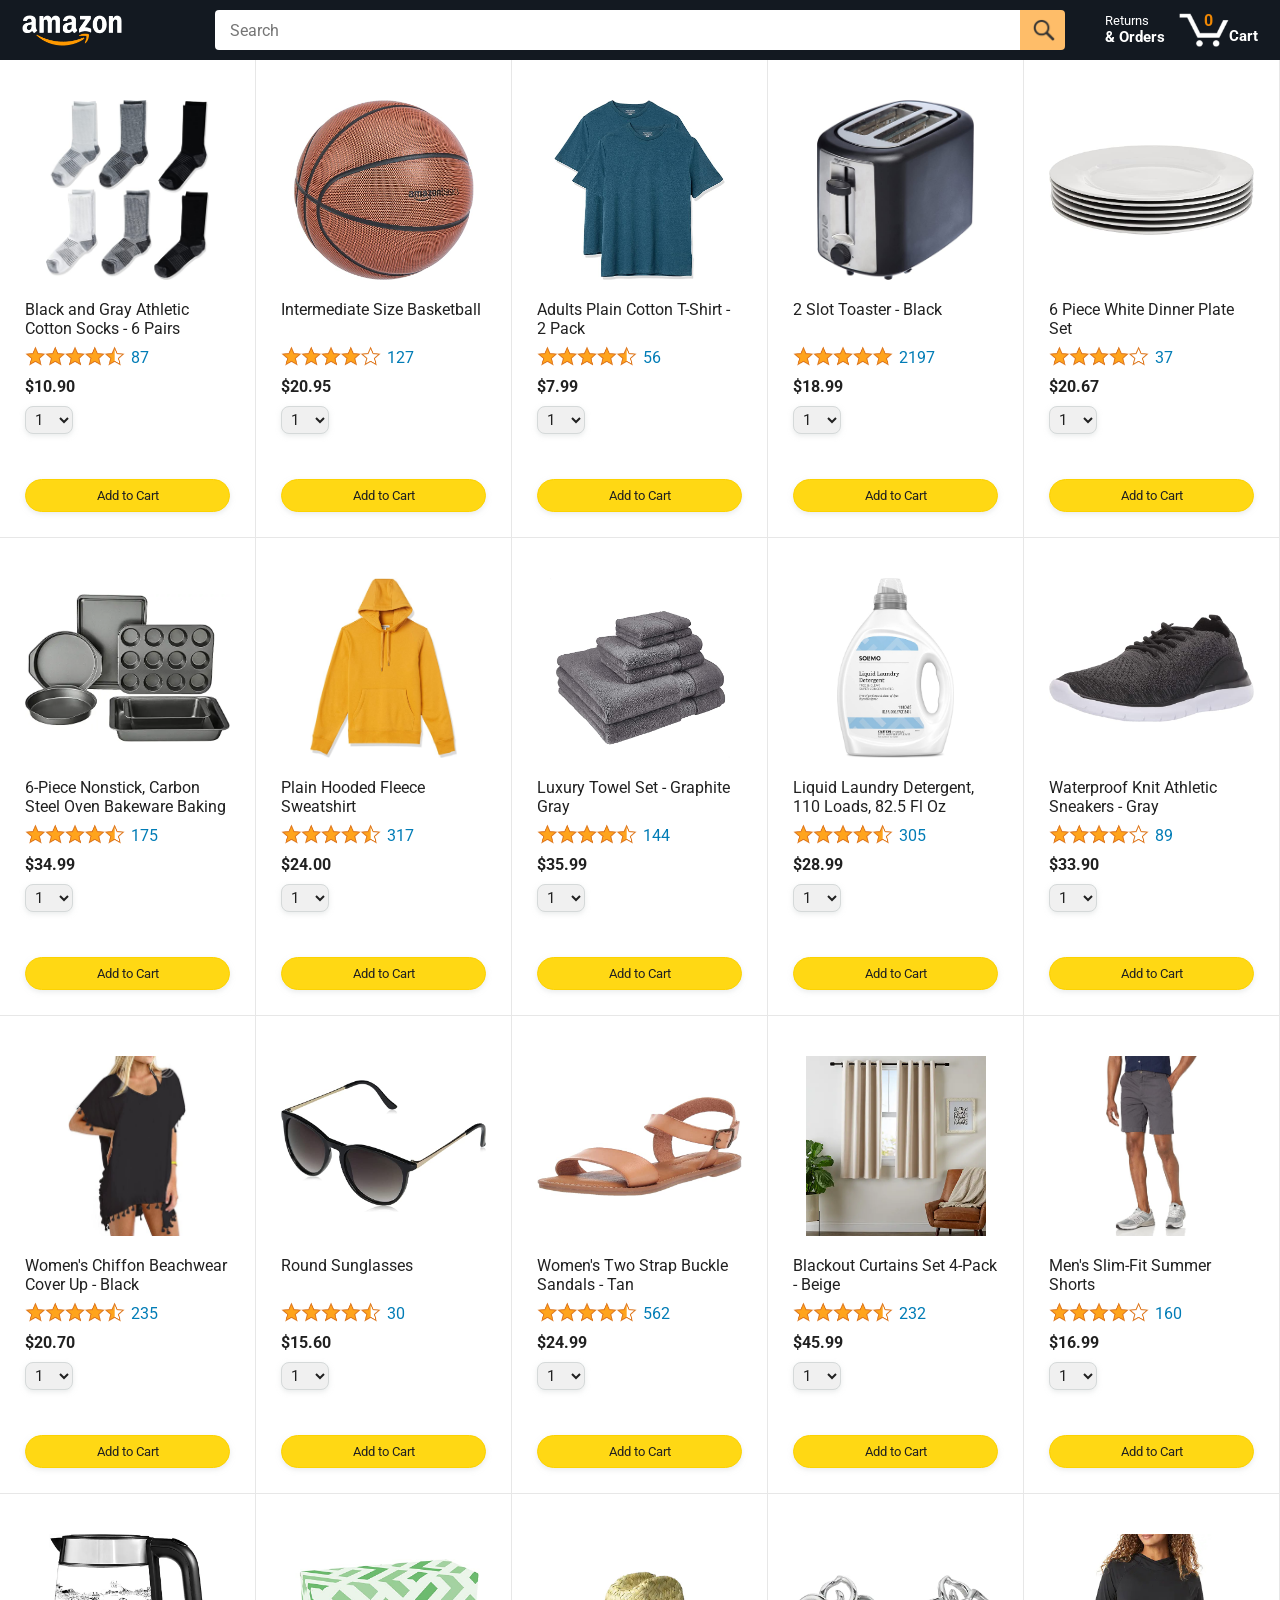
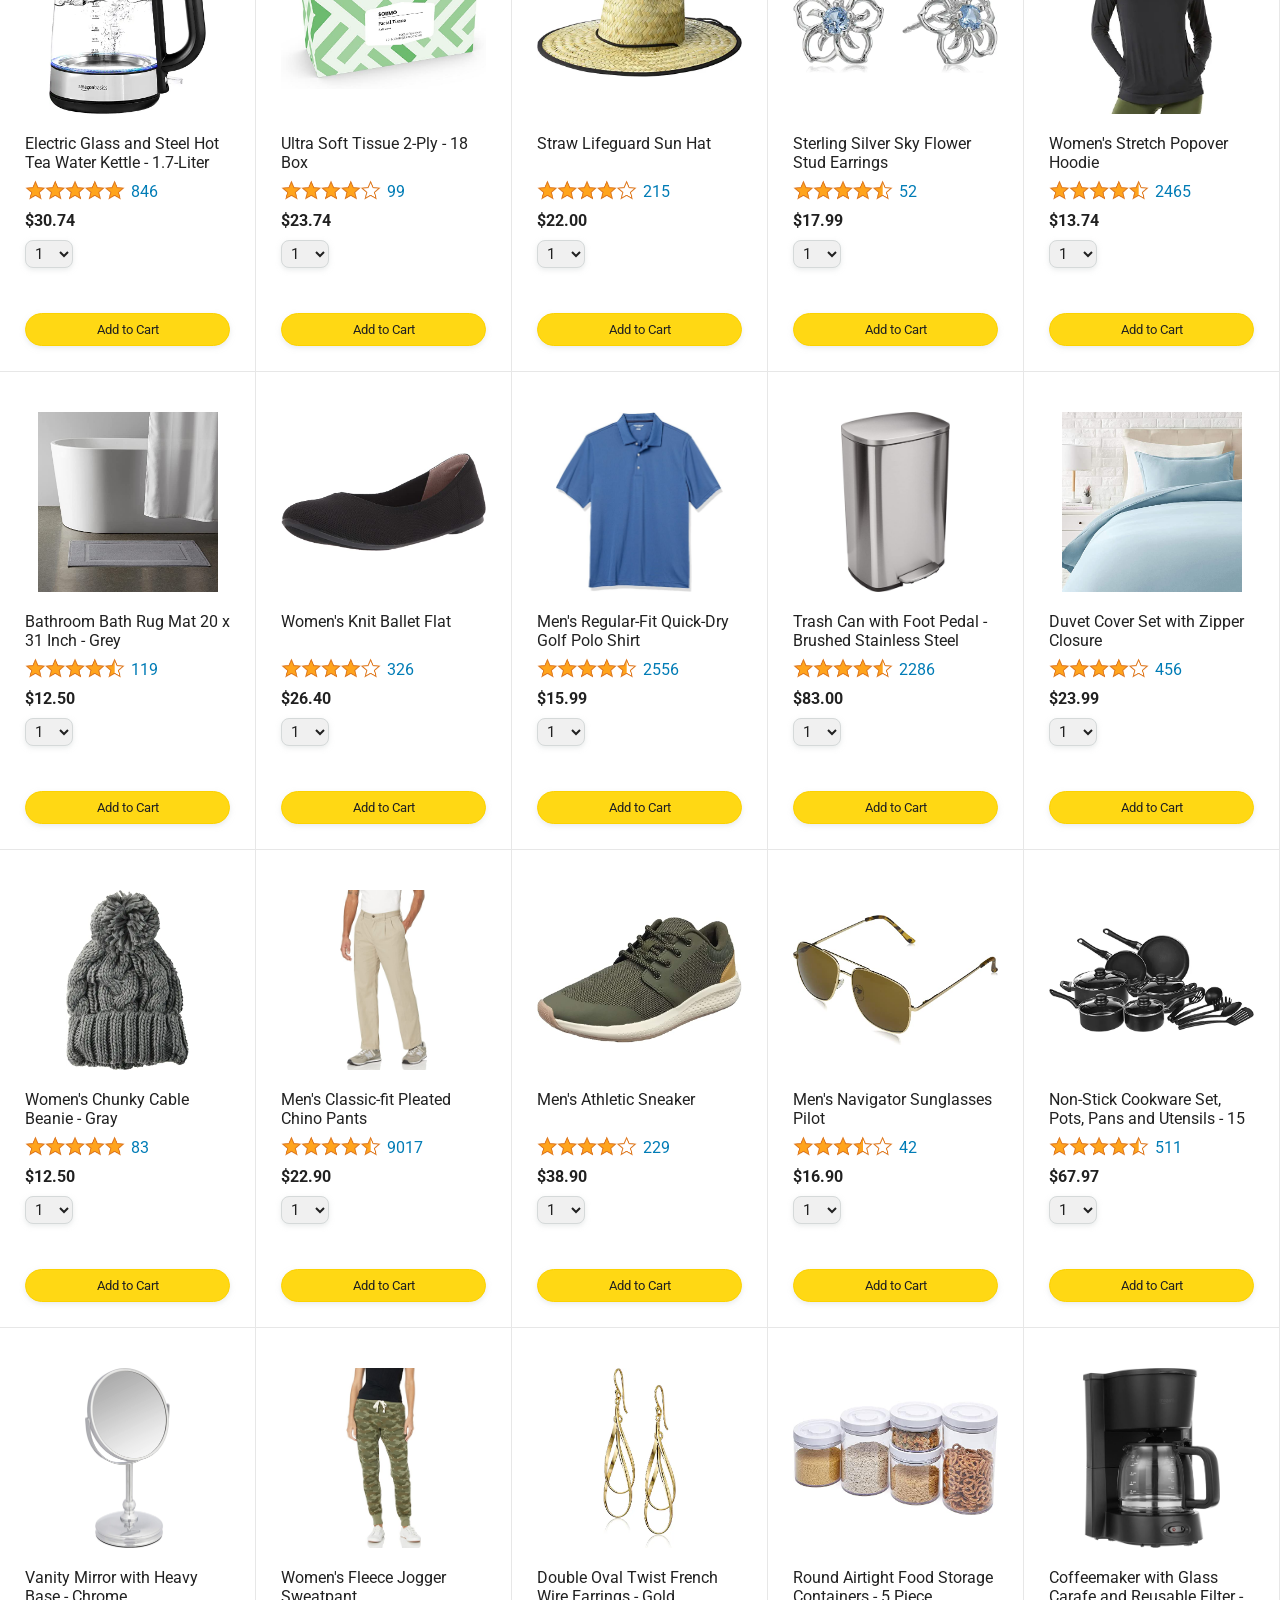
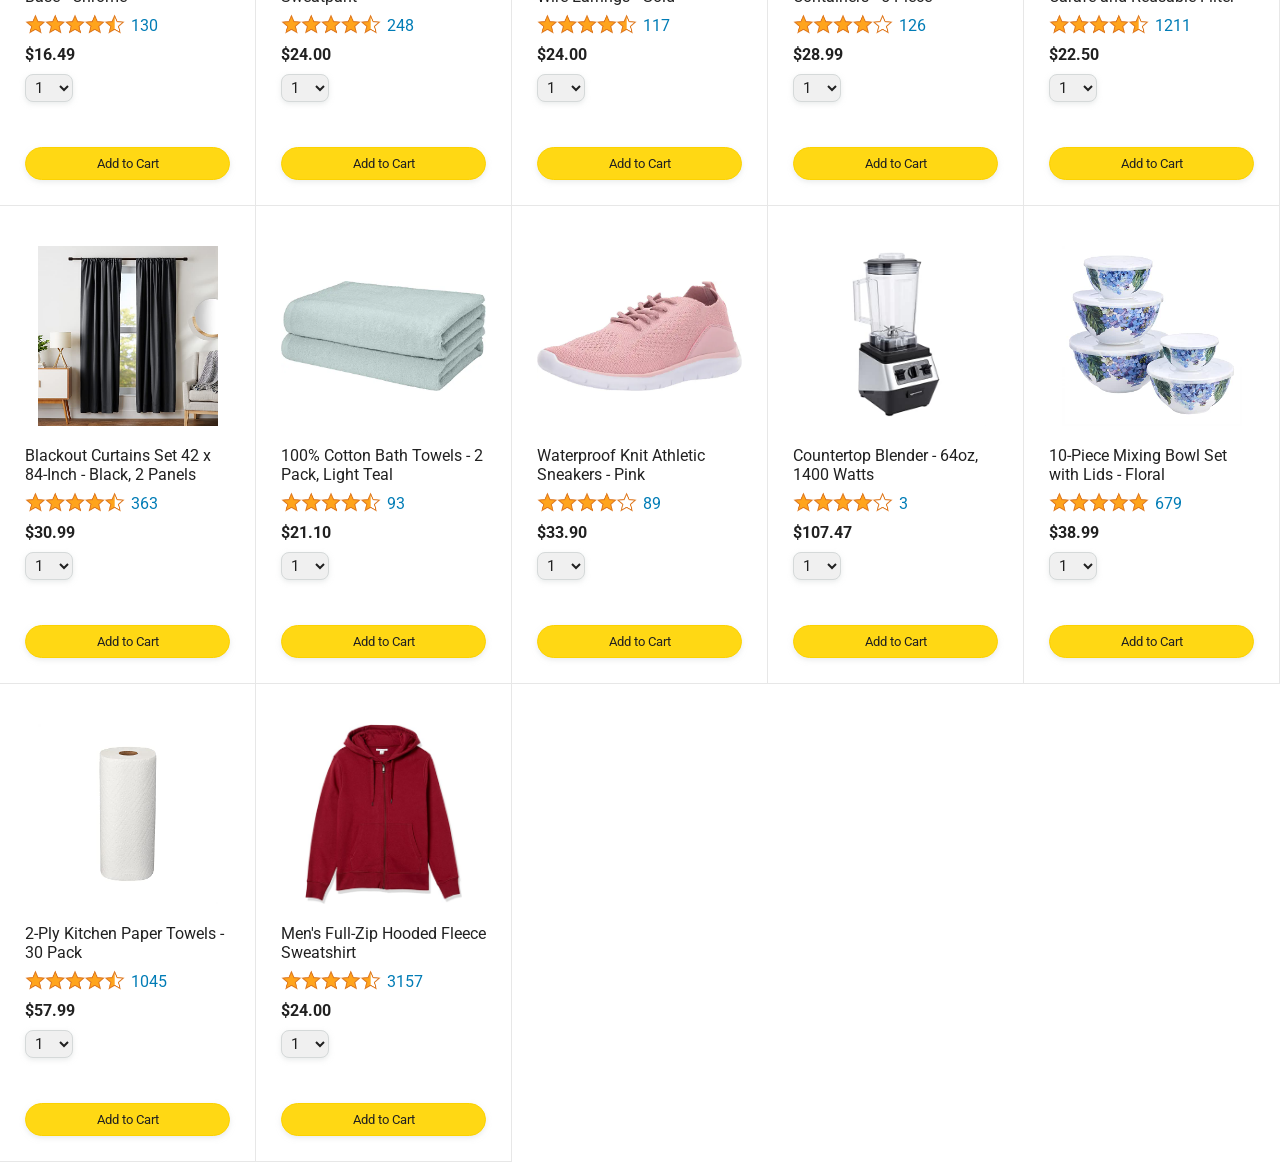
<file: index.html>
<!DOCTYPE html>
<html>
  <head>
    <title>Amazon</title>

    <!-- This code is needed for responsive design to work.
      (Responsive design = make the website look good on
      smaller screen sizes like a phone or a tablet). -->
    <meta name="viewport" content="width=device-width, initial-scale=1">

    <!-- Load a font called Roboto from Google Fonts. -->
    <link rel="preconnect" href="https://fonts.googleapis.com">
    <link rel="preconnect" href="https://fonts.gstatic.com" crossorigin>
    <link href="https://fonts.googleapis.com/css2?family=Roboto:wght@400;500;700&display=swap" rel="stylesheet">

    <!-- Here are the CSS files for this page. -->
    <link rel="stylesheet" href="css/shared/general.css">
    <link rel="stylesheet" href="css/shared/header.css">
    <link rel="stylesheet" href="css/pages/index.css">
  </head>
  <body>
    <div class="amazon-header">
      <div class="amazon-header-left-section">
        <a href="index.html" class="header-link">
          <img class="amazon-logo"
            src="images/amazon-logo-white.png">
          <img class="amazon-mobile-logo"
            src="images/amazon-mobile-logo-white.png">
        </a>
      </div>

      <div class="amazon-header-middle-section">
        <input class="search-bar" type="text" placeholder="Search">

        <button class="search-button">
          <img class="search-icon" src="images/icons/search-icon.png">
        </button>
      </div>

      <div class="amazon-header-right-section">
        <a class="orders-link header-link" href="orders.html">
          <span class="returns-text">Returns</span>
          <span class="orders-text">& Orders</span>
        </a>

        <a class="cart-link header-link" href="checkout.html">
          <img class="cart-icon" src="images/icons/cart-icon.png">
          <div class="cart-quantity js-cart-quantity">0</div>
          <div class="cart-text">Cart</div>
        </a>
      </div>
    </div>
    
    <div class="main">
      <div class="products-grid js-products-grid">
      <!-- Products here added from js -->
      </div>
    </div>

    
    <script src="data/products.js"></script>
    <script type="module" src="js/index.js"></script>
  </body>
</html>
</file>
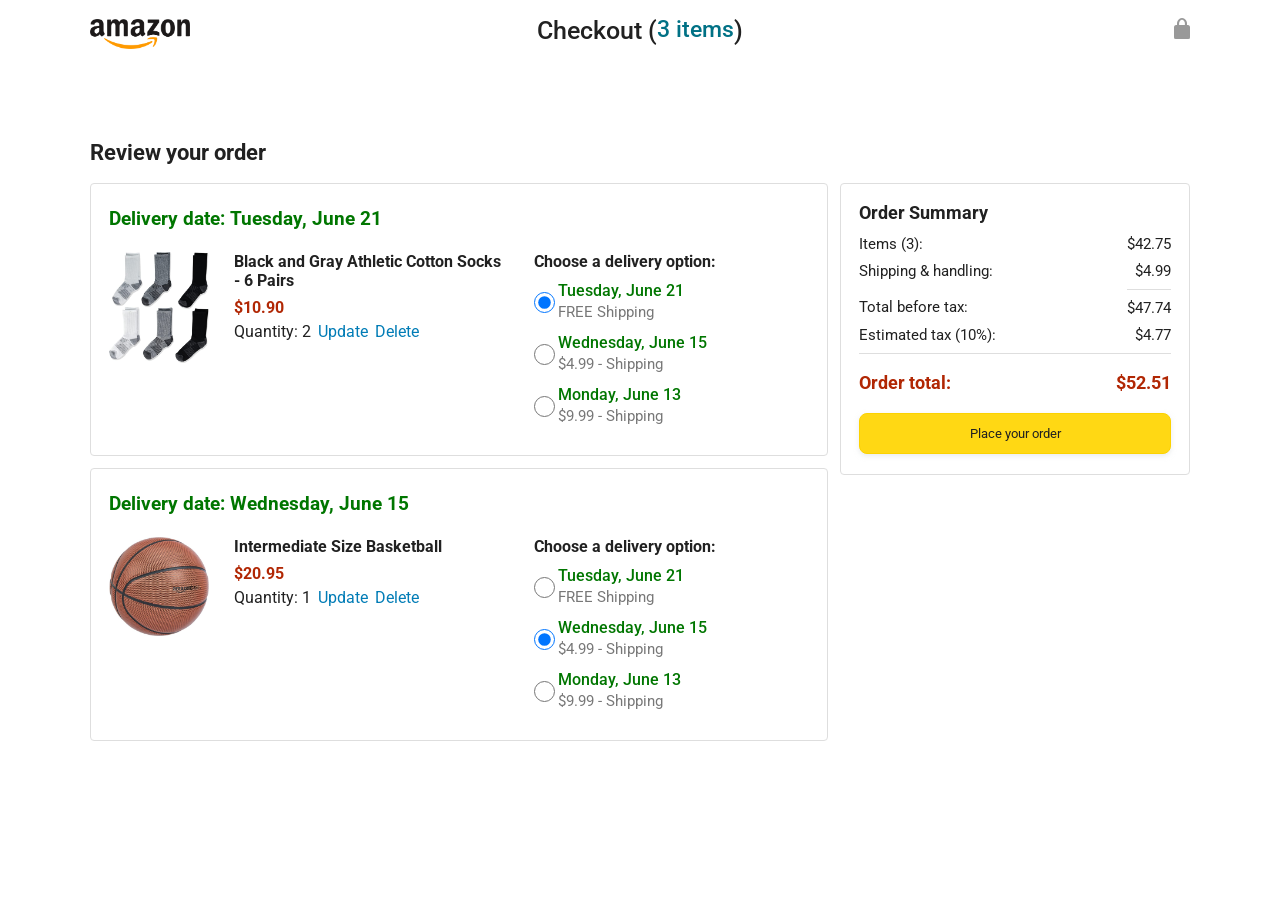
<file: checkout.html>
<!DOCTYPE html>
<html>
  <head>
    <title>Checkout</title>

    <!-- This code is needed for responsive design to work.
      (Responsive design = make the website look good on
      smaller screen sizes like a phone or a tablet). -->
    <meta name="viewport" content="width=device-width, initial-scale=1">

    <!-- Load a font called Roboto from Google Fonts. -->
    <link rel="preconnect" href="https://fonts.googleapis.com">
    <link rel="preconnect" href="https://fonts.gstatic.com" crossorigin>
    <link href="https://fonts.googleapis.com/css2?family=Roboto:wght@400;500;700&display=swap" rel="stylesheet">

    <!-- Here are the CSS files for this page. -->
    <link rel="stylesheet" href="css/shared/general.css">
    <link rel="stylesheet" href="css/pages/checkout/checkout-header.css">
    <link rel="stylesheet" href="css/pages/checkout/checkout.css">
  </head>
  <body>
    <div class="checkout-header">
      <div class="header-content">
        <div class="checkout-header-left-section">
          <a href="index.html">
            <img class="amazon-logo" src="images/amazon-logo.png">
            <img class="amazon-mobile-logo" src="images/amazon-mobile-logo.png">
          </a>
        </div>

        <div class="checkout-header-middle-section">
          Checkout (<a class="return-to-home-link"
            href="index.html">3 items</a>)
        </div>

        <div class="checkout-header-right-section">
          <img src="images/icons/checkout-lock-icon.png">
        </div>
      </div>
    </div>

    <div class="main">
      <div class="page-title">Review your order</div>

      <div class="checkout-grid">
        <div class="order-summary">
          <div class="cart-item-container">
            <div class="delivery-date">
              Delivery date: Tuesday, June 21
            </div>

            <div class="cart-item-details-grid">
              <img class="product-image"
                src="images/products/athletic-cotton-socks-6-pairs.jpg">

              <div class="cart-item-details">
                <div class="product-name">
                  Black and Gray Athletic Cotton Socks - 6 Pairs
                </div>
                <div class="product-price">
                  $10.90
                </div>
                <div class="product-quantity">
                  <span>
                    Quantity: <span class="quantity-label">2</span>
                  </span>
                  <span class="update-quantity-link link-primary">
                    Update
                  </span>
                  <span class="delete-quantity-link link-primary">
                    Delete
                  </span>
                </div>
              </div>

              <div class="delivery-options">
                <div class="delivery-options-title">
                  Choose a delivery option:
                </div>
                <div class="delivery-option">
                  <input type="radio" checked
                    class="delivery-option-input"
                    name="delivery-option-1">
                  <div>
                    <div class="delivery-option-date">
                      Tuesday, June 21
                    </div>
                    <div class="delivery-option-price">
                      FREE Shipping
                    </div>
                  </div>
                </div>
                <div class="delivery-option">
                  <input type="radio"
                    class="delivery-option-input"
                    name="delivery-option-1">
                  <div>
                    <div class="delivery-option-date">
                      Wednesday, June 15
                    </div>
                    <div class="delivery-option-price">
                      $4.99 - Shipping
                    </div>
                  </div>
                </div>
                <div class="delivery-option">
                  <input type="radio"
                    class="delivery-option-input"
                    name="delivery-option-1">
                  <div>
                    <div class="delivery-option-date">
                      Monday, June 13
                    </div>
                    <div class="delivery-option-price">
                      $9.99 - Shipping
                    </div>
                  </div>
                </div>
              </div>
            </div>
          </div>

          <div class="cart-item-container">
            <div class="delivery-date">
              Delivery date: Wednesday, June 15
            </div>

            <div class="cart-item-details-grid">
              <img class="product-image"
                src="images/products/intermediate-composite-basketball.jpg">

              <div class="cart-item-details">
                <div class="product-name">
                  Intermediate Size Basketball
                </div>
                <div class="product-price">
                  $20.95
                </div>
                <div class="product-quantity">
                  <span>
                    Quantity: <span class="quantity-label">1</span>
                  </span>
                  <span class="update-quantity-link link-primary">
                    Update
                  </span>
                  <span class="delete-quantity-link link-primary">
                    Delete
                  </span>
                </div>
              </div>

              <div class="delivery-options">
                <div class="delivery-options-title">
                  Choose a delivery option:
                </div>

                <div class="delivery-option">
                  <input type="radio" class="delivery-option-input"
                    name="delivery-option-2">
                  <div>
                    <div class="delivery-option-date">
                      Tuesday, June 21
                    </div>
                    <div class="delivery-option-price">
                      FREE Shipping
                    </div>
                  </div>
                </div>
                <div class="delivery-option">
                  <input type="radio" checked class="delivery-option-input"
                    name="delivery-option-2">
                  <div>
                    <div class="delivery-option-date">
                      Wednesday, June 15
                    </div>
                    <div class="delivery-option-price">
                      $4.99 - Shipping
                    </div>
                  </div>
                </div>
                <div class="delivery-option">
                  <input type="radio" class="delivery-option-input"
                    name="delivery-option-2">
                  <div>
                    <div class="delivery-option-date">
                      Monday, June 13
                    </div>
                    <div class="delivery-option-price">
                      $9.99 - Shipping
                    </div>
                  </div>
                </div>
              </div>
            </div>
          </div>
        </div>

        <div class="payment-summary">
          <div class="payment-summary-title">
            Order Summary
          </div>

          <div class="payment-summary-row">
            <div>Items (3):</div>
            <div class="payment-summary-money">$42.75</div>
          </div>

          <div class="payment-summary-row">
            <div>Shipping &amp; handling:</div>
            <div class="payment-summary-money">$4.99</div>
          </div>

          <div class="payment-summary-row subtotal-row">
            <div>Total before tax:</div>
            <div class="payment-summary-money">$47.74</div>
          </div>

          <div class="payment-summary-row">
            <div>Estimated tax (10%):</div>
            <div class="payment-summary-money">$4.77</div>
          </div>

          <div class="payment-summary-row total-row">
            <div>Order total:</div>
            <div class="payment-summary-money">$52.51</div>
          </div>

          <button class="place-order-button button-primary">
            Place your order
          </button>
        </div>
      </div>
    </div>
  </body>
</html>
</file>
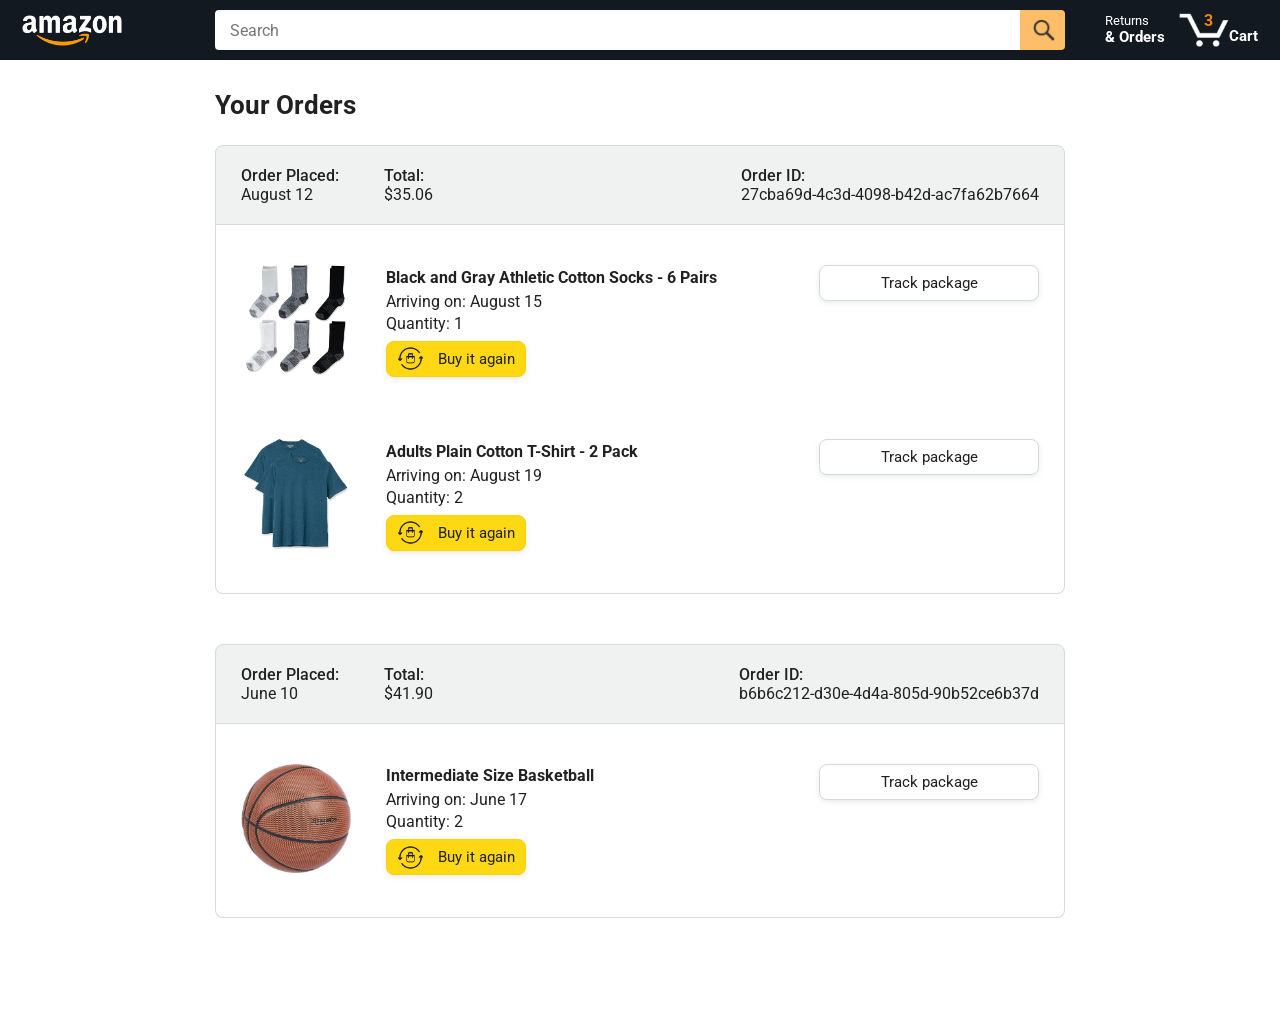
<file: orders.html>
<!doctype html>
<html>
  <head>
    <title>Orders</title>

    <!-- This code is needed for responsive design to work.
      (Responsive design = make the website look good on
      smaller screen sizes like a phone or a tablet). -->
    <meta name="viewport" content="width=device-width, initial-scale=1" />

    <!-- Load a font called Roboto from Google Fonts. -->
    <link rel="preconnect" href="https://fonts.googleapis.com" />
    <link rel="preconnect" href="https://fonts.gstatic.com" crossorigin />
    <link
      href="https://fonts.googleapis.com/css2?family=Roboto:wght@400;500;700&display=swap"
      rel="stylesheet"
    />

    <!-- Here are the CSS files for this page. -->
    <link rel="stylesheet" href="css/shared/general.css" />
    <link rel="stylesheet" href="css/shared/header.css" />
    <link rel="stylesheet" href="css/pages/orders.css" />
  </head>
  <body>
    <div class="amazon-header">
      <div class="amazon-header-left-section">
        <a href="index.html" class="header-link">
          <img class="amazon-logo" src="images/amazon-logo-white.png" />
          <img
            class="amazon-mobile-logo"
            src="images/amazon-mobile-logo-white.png"
          />
        </a>
      </div>

      <div class="amazon-header-middle-section">
        <input class="search-bar" type="text" placeholder="Search" />

        <button class="search-button">
          <img class="search-icon" src="images/icons/search-icon.png" />
        </button>
      </div>

      <div class="amazon-header-right-section">
        <a class="orders-link header-link" href="orders.html">
          <span class="returns-text">Returns</span>
          <span class="orders-text">& Orders</span>
        </a>

        <a class="cart-link header-link" href="checkout.html">
          <img class="cart-icon" src="images/icons/cart-icon.png" />
          <div class="cart-quantity">3</div>
          <div class="cart-text">Cart</div>
        </a>
      </div>
    </div>

    <div class="main">
      <div class="page-title">Your Orders</div>

      <div class="orders-grid">
        <div class="order-container">
          <div class="order-header">
            <div class="order-header-left-section">
              <div class="order-date">
                <div class="order-header-label">Order Placed:</div>
                <div>August 12</div>
              </div>
              <div class="order-total">
                <div class="order-header-label">Total:</div>
                <div>$35.06</div>
              </div>
            </div>

            <div class="order-header-right-section">
              <div class="order-header-label">Order ID:</div>
              <div>27cba69d-4c3d-4098-b42d-ac7fa62b7664</div>
            </div>
          </div>

          <div class="order-details-grid">
            <div class="product-image-container">
              <img src="images/products/athletic-cotton-socks-6-pairs.jpg" />
            </div>

            <div class="product-details">
              <div class="product-name">
                Black and Gray Athletic Cotton Socks - 6 Pairs
              </div>
              <div class="product-delivery-date">Arriving on: August 15</div>
              <div class="product-quantity">Quantity: 1</div>
              <button class="buy-again-button button-primary">
                <img class="buy-again-icon" src="images/icons/buy-again.png" />
                <span class="buy-again-message">Buy it again</span>
              </button>
            </div>

            <div class="product-actions">
              <a href="tracking.html">
                <button class="track-package-button button-secondary">
                  Track package
                </button>
              </a>
            </div>

            <div class="product-image-container">
              <img
                src="images/products/adults-plain-cotton-tshirt-2-pack-teal.jpg"
              />
            </div>

            <div class="product-details">
              <div class="product-name">
                Adults Plain Cotton T-Shirt - 2 Pack
              </div>
              <div class="product-delivery-date">Arriving on: August 19</div>
              <div class="product-quantity">Quantity: 2</div>
              <button class="buy-again-button button-primary">
                <img class="buy-again-icon" src="images/icons/buy-again.png" />
                <span class="buy-again-message">Buy it again</span>
              </button>
            </div>

            <div class="product-actions">
              <a href="tracking.html">
                <button class="track-package-button button-secondary">
                  Track package
                </button>
              </a>
            </div>
          </div>
        </div>

        <div class="order-container">
          <div class="order-header">
            <div class="order-header-left-section">
              <div class="order-date">
                <div class="order-header-label">Order Placed:</div>
                <div>June 10</div>
              </div>
              <div class="order-total">
                <div class="order-header-label">Total:</div>
                <div>$41.90</div>
              </div>
            </div>

            <div class="order-header-right-section">
              <div class="order-header-label">Order ID:</div>
              <div>b6b6c212-d30e-4d4a-805d-90b52ce6b37d</div>
            </div>
          </div>

          <div class="order-details-grid">
            <div class="product-image-container">
              <img
                src="images/products/intermediate-composite-basketball.jpg"
              />
            </div>

            <div class="product-details">
              <div class="product-name">Intermediate Size Basketball</div>
              <div class="product-delivery-date">Arriving on: June 17</div>
              <div class="product-quantity">Quantity: 2</div>
              <button class="buy-again-button button-primary">
                <img class="buy-again-icon" src="images/icons/buy-again.png" />
                <span class="buy-again-message">Buy it again</span>
              </button>
            </div>

            <div class="product-actions">
              <a href="tracking.html">
                <button class="track-package-button button-secondary">
                  Track package
                </button>
              </a>
            </div>
          </div>
        </div>
      </div>
    </div>
  </body>
</html>
</file>
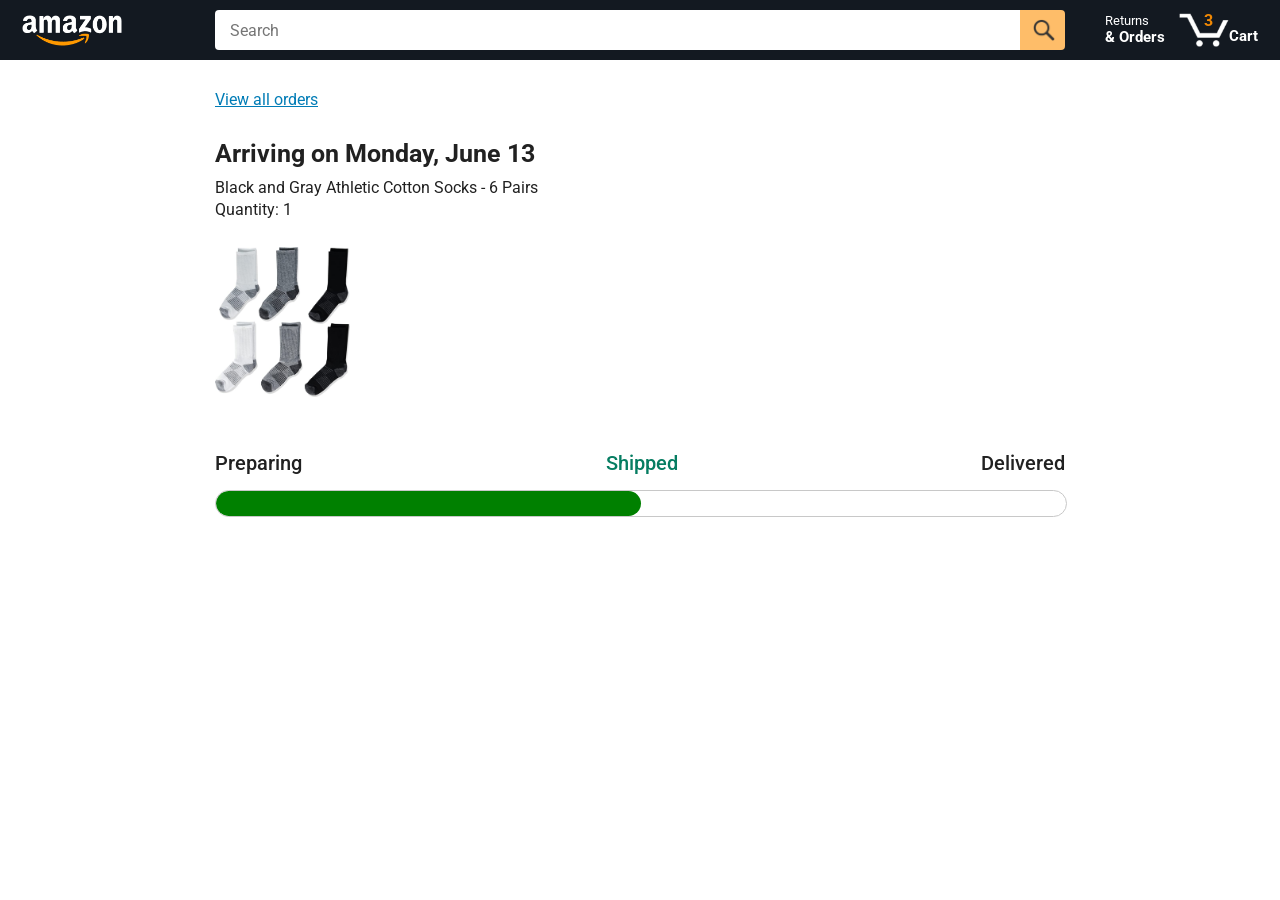
<file: tracking.html>
<!DOCTYPE html>
<html>
  <head>
    <title>Tracking</title>

    <!-- This code is needed for responsive design to work.
      (Responsive design = make the website look good on
      smaller screen sizes like a phone or a tablet). -->
    <meta name="viewport" content="width=device-width, initial-scale=1">

    <!-- Load a font called Roboto from Google Fonts. -->
    <link rel="preconnect" href="https://fonts.googleapis.com">
    <link rel="preconnect" href="https://fonts.gstatic.com" crossorigin>
    <link href="https://fonts.googleapis.com/css2?family=Roboto:wght@400;500;700&display=swap" rel="stylesheet">

    <!-- Here are the CSS files for this page. -->
    <link rel="stylesheet" href="css/shared/general.css">
    <link rel="stylesheet" href="css/shared/header.css">
    <link rel="stylesheet" href="css/pages/tracking.css">
  </head>
  <body>
    <div class="amazon-header">
      <div class="amazon-header-left-section">
        <a href="index.html" class="header-link">
          <img class="amazon-logo"
            src="images/amazon-logo-white.png">
          <img class="amazon-mobile-logo"
            src="images/amazon-mobile-logo-white.png">
        </a>
      </div>

      <div class="amazon-header-middle-section">
        <input class="search-bar" type="text" placeholder="Search">

        <button class="search-button">
          <img class="search-icon" src="images/icons/search-icon.png">
        </button>
      </div>

      <div class="amazon-header-right-section">
        <a class="orders-link header-link" href="orders.html">
          <span class="returns-text">Returns</span>
          <span class="orders-text">& Orders</span>
        </a>

        <a class="cart-link header-link" href="checkout.html">
          <img class="cart-icon" src="images/icons/cart-icon.png">
          <div class="cart-quantity">3</div>
          <div class="cart-text">Cart</div>
        </a>
      </div>
    </div>

    <div class="main">
      <div class="order-tracking">
        <a class="back-to-orders-link link-primary" href="orders.html">
          View all orders
        </a>

        <div class="delivery-date">
          Arriving on Monday, June 13
        </div>

        <div class="product-info">
          Black and Gray Athletic Cotton Socks - 6 Pairs
        </div>

        <div class="product-info">
          Quantity: 1
        </div>

        <img class="product-image" src="images/products/athletic-cotton-socks-6-pairs.jpg">

        <div class="progress-labels-container">
          <div class="progress-label">
            Preparing
          </div>
          <div class="progress-label current-status">
            Shipped
          </div>
          <div class="progress-label">
            Delivered
          </div>
        </div>

        <div class="progress-bar-container">
          <div class="progress-bar"></div>
        </div>
      </div>
    </div>
  </body>
</html>
</file>
<file: css/shared/general.css>
body {
  font-family: Roboto, Arial;
  color: rgb(33, 33, 33);
  /* The <body> element has a default margin of 8px
     on all sides. This removes the default margins. */
  margin: 0;
}

/* <p> elements have a default margin on the top
   and bottom. This removes the default margins. */
p {
  margin: 0;
}

button {
  cursor: pointer;
}

select {
  cursor: pointer;
}

input, select, button {
  font-family: Roboto, Arial;
}

.button-primary {
  color: rgb(33, 33, 33);
  background-color: rgb(255, 216, 20);
  border: 1px solid rgb(252, 210, 0);
  border-radius: 8px;
  cursor: pointer;
  box-shadow: 0 2px 5px rgba(213, 217, 217, 0.5);
}

.button-primary:hover {
  background-color: rgb(247, 202, 0);
  border: 1px solid rgb(242, 194, 0);
}

.button-primary:active {
  background: rgb(255, 216, 20);
  border-color: rgb(252, 210, 0);
  box-shadow: none;
}

.button-secondary {
  color: rgb(33, 33, 33);
  background: white;
  border: 1px solid rgb(213, 217, 217);
  border-radius: 8px;
  cursor: pointer;
  box-shadow: 0 2px 5px rgba(213, 217, 217, 0.5);
}

.button-secondary:hover {
  background-color: rgb(247, 250, 250);
}

.button-secondary:active {
  background-color: rgb(237, 253, 255);
  box-shadow: none;
}

/* These styles will limit text to 2 lines. Anything
   beyond 2 lines will be replaced with "..."
   You can find this code by using an A.I. tool or by
   searching in Google.
   https://css-tricks.com/almanac/properties/l/line-clamp/ */
.limit-text-to-2-lines {
  display: -webkit-box;
  line-clamp: 2;
  /* -webkit-line-clamp: 2; */
  -webkit-box-orient: vertical;
  overflow: hidden;
}

.link-primary {
  color: rgb(1, 124, 182);
  cursor: pointer;
}

.link-primary:hover {
  color: rgb(196, 80, 0);
}

/* Styles for dropdown selectors. */
select {
  color: rgb(33, 33, 33);
  background-color: rgb(240, 240, 240);
  border: 1px solid rgb(213, 217, 217);
  border-radius: 8px;
  padding: 3px 5px;
  font-size: 15px;
  cursor: pointer;
  box-shadow: 0 2px 5px rgba(213, 217, 217, 0.5);
}

select:focus,
input:focus {
  outline: 2px solid rgb(255, 153, 0);
}
</file>
<file: css/shared/header.css>
.amazon-header {
  background-color: rgb(19, 25, 33);
  color: white;
  padding-left: 15px;
  padding-right: 15px;

  display: flex;
  align-items: center;
  justify-content: space-between;

  position: fixed;
  top: 0;
  left: 0;
  right: 0;
  height: 60px;
}

.amazon-header-left-section {
  width: 180px;
}

@media (max-width: 800px) {
  .amazon-header-left-section {
    width: unset;
  }
}

.header-link {
  display: inline-block;
  padding: 6px;
  border-radius: 2px;
  cursor: pointer;
  text-decoration: none;
  border: 1px solid rgba(0, 0, 0, 0);
}

.header-link:hover {
  border: 1px solid white;
}

.amazon-logo {
  width: 100px;
  margin-top: 5px;
}

.amazon-mobile-logo {
  display: none;
}

@media (max-width: 575px) {
  .amazon-logo {
    display: none;
  }

  .amazon-mobile-logo {
    display: block;
    height: 35px;
    margin-top: 5px;
  }
}

.amazon-header-middle-section {
  flex: 1;
  max-width: 850px;
  margin-left: 10px;
  margin-right: 10px;
  display: flex;
}

.search-bar {
  flex: 1;
  width: 0;
  font-size: 16px;
  height: 38px;
  padding-left: 15px;
  border: none;
  border-top-left-radius: 4px;
  border-bottom-left-radius: 4px;
  border-top-right-radius: 0;
  border-bottom-right-radius: 0;
}

.search-button {
  background-color: rgb(254, 189, 105);
  border: none;
  width: 45px;
  height: 40px;
  border-top-right-radius: 4px;
  border-bottom-right-radius: 4px;
  flex-shrink: 0;
}

.search-icon {
  height: 22px;
  margin-left: 2px;
  margin-top: 3px;
}

.amazon-header-right-section {
  width: 180px;
  flex-shrink: 0;
  display: flex;
  justify-content: end;
}

.orders-link {
  color: white;
}

.returns-text {
  display: block;
  font-size: 13px;
}

.orders-text {
  display: block;
  font-size: 15px;
  font-weight: 700;
}

.cart-link {
  color: white;
  display: flex;
  align-items: center;
  position: relative;
}

.cart-icon {
  width: 50px;
}

.cart-text {
  margin-top: 12px;
  font-size: 15px;
  font-weight: 700;
}

.cart-quantity {
  color: rgb(240, 136, 4);
  font-size: 16px;
  font-weight: 700;

  position: absolute;
  top: 4px;
  left: 22px;
  
  width: 26px;
  text-align: center;
}
</file>
<file: css/pages/index.css>
.main {
  margin-top: 60px;
}

.products-grid {
  display: grid;

  /* - In CSS Grid, 1fr means a column will take up the
       remaining space in the grid.
     - If we write 1fr 1fr ... 1fr; 8 times, this will
       divide the grid into 8 columns, each taking up an
       equal amount of the space.
     - repeat(8, 1fr); is a shortcut for repeating "1fr"
       8 times (instead of typing out "1fr" 8 times).
       repeat(...) is a special property that works with
       display: grid; */
  grid-template-columns: repeat(8, 1fr);
}

/* @media is used to create responsive design (making the
   website look good on any screen size). This @media
   means when the screen width is 2000px or less, we
   will divide the grid into 7 columns instead of 8. */
@media (max-width: 2000px) {
  .products-grid {
    grid-template-columns: repeat(7, 1fr);
  }
}

/* This @media means when the screen width is 1600px or
   less, we will divide the grid into 6 columns. */
@media (max-width: 1600px) {
  .products-grid {
    grid-template-columns: repeat(6, 1fr);
  }
}

@media (max-width: 1300px) {
  .products-grid {
    grid-template-columns: repeat(5, 1fr);
  }
}

@media (max-width: 1000px) {
  .products-grid {
    grid-template-columns: repeat(4, 1fr);
  }
}

@media (max-width: 800px) {
  .products-grid {
    grid-template-columns: repeat(3, 1fr);
  }
}

@media (max-width: 575px) {
  .products-grid {
    grid-template-columns: repeat(2, 1fr);
  }
}

@media (max-width: 450px) {
  .products-grid {
    grid-template-columns: 1fr;
  }
}

.product-container {
  padding-top: 40px;
  padding-bottom: 25px;
  padding-left: 25px;
  padding-right: 25px;

  border-right: 1px solid rgb(231, 231, 231);
  border-bottom: 1px solid rgb(231, 231, 231);

  display: flex;
  flex-direction: column;
}

.product-image-container {
  display: flex;
  justify-content: center;
  align-items: center;

  height: 180px;
  margin-bottom: 20px;
}

.product-image {
  /* Images will overflow their container by default. To
    prevent this, we set max-width and max-height to 100%
    so they stay inside their container. */
  max-width: 100%;
  max-height: 100%;
}

.product-name {
  height: 40px;
  margin-bottom: 5px;
}

.product-rating-container {
  display: flex;
  align-items: center;
  margin-bottom: 10px;
}

.product-rating-stars {
  width: 100px;
  margin-right: 6px;
}

.product-rating-count {
  color: rgb(1, 124, 182);
  cursor: pointer;
  margin-top: 3px;
}

.product-price {
  font-weight: 700;
  margin-bottom: 10px;
}

.product-quantity-container {
  margin-bottom: 17px;
}

.product-spacer {
  flex: 1;
}

.added-to-cart {
  color: rgb(6, 125, 98);
  font-size: 16px;

  display: flex;
  align-items: center;
  margin-bottom: 8px;

  /* At first, the "Added to cart" message will
     be invisible. Use JavaScript to change the
     opacity and make it visible. */
  opacity: 0;
}

.added-to-cart img {
  height: 20px;
  margin-right: 5px;
}

.add-to-cart-button {
  width: 100%;
  padding: 8px;
  border-radius: 50px;
}
</file>
<file: css/pages/checkout/checkout-header.css>
.checkout-header {
  height: 60px;
  padding-left: 30px;
  padding-right: 30px;
  background-color: white;

  display: flex;
  justify-content: center;

  position: fixed;
  top: 0;
  left: 0;
  right: 0;
  z-index: 1000;
}

.header-content {
  width: 100%;
  max-width: 1100px;

  display: flex;
  align-items: center;
}

.checkout-header-left-section {
  width: 150px;
}

.amazon-logo {
  width: 100px;
  margin-top: 12px;
}

.amazon-mobile-logo {
  display: none;
}

/* @media is used to create responsive design (making the
   website look good on any screen size). This @media
   means when the screen width is 575px or less, different
   styles (inside the {...}) will be applied. */
@media (max-width: 575px) {
  .checkout-header-left-section {
    width: auto;
  }

  .amazon-logo {
    display: none;
  }

  .amazon-mobile-logo {
    display: inline-block;
    height: 35px;
    margin-top: 5px;
  }
}

.checkout-header-middle-section {
  flex: 1;
  flex-shrink: 0;
  text-align: center;

  font-size: 25px;
  font-weight: 500;

  display: flex;
  justify-content: center;
}

.return-to-home-link {
  color: rgb(0, 113, 133);
  font-size: 23px;
  text-decoration: none;
  cursor: pointer;
}

@media (max-width: 1000px) {
  .checkout-header-middle-section {
    font-size: 20px;
    margin-right: 60px;
  }

  .return-to-home-link {
    font-size: 18px;
  }
}

@media (max-width: 575px) {
  .checkout-header-middle-section {
    margin-right: 5px;
  }
}

.checkout-header-right-section {
  text-align: right;
  width: 150px;
}

@media (max-width: 1000px) {
  .checkout-header-right-section {
    width: auto;
  }
}
</file>
<file: css/pages/checkout/checkout.css>
.main {
  max-width: 1100px;
  padding-left: 30px;
  padding-right: 30px;

  margin-top: 140px;
  margin-bottom: 100px;

  /* margin-left: auto;
     margin-right auto;
     Is a trick for centering an element horizontally
     without needing a container. */
  margin-left: auto;
  margin-right: auto;
}

.page-title {
  font-weight: 700;
  font-size: 22px;
  margin-bottom: 18px;
}

.checkout-grid {
  display: grid;
  /* Here, 1fr means the first column will take
     up the remaining space in the grid. */
  grid-template-columns: 1fr 350px;
  column-gap: 12px;

  /* Use align-items: start; to prevent the elements
     in the grid from stretching vertically. */
  align-items: start;
}

@media (max-width: 1000px) {
  .main {
    max-width: 500px;
  }

  .checkout-grid {
    grid-template-columns: 1fr;
  }
}

.cart-item-container,
.payment-summary {
  border: 1px solid rgb(222, 222, 222);
  border-radius: 4px;
  padding: 18px;
}

.cart-item-container {
  margin-bottom: 12px;
}

.payment-summary {
  padding-bottom: 5px;
}

@media (max-width: 1000px) {
  .payment-summary {
    /* grid-row: 1 means this element will be placed into row
      1 in the grid. (Normally, the row that an element is
      placed in is determined by the order of the elements in
      the HTML. grid-row overrides this default ordering). */
    grid-row: 1;
    margin-bottom: 12px;
  }
}

.delivery-date {
  color: rgb(0, 118, 0);
  font-weight: 700;
  font-size: 19px;
  margin-top: 5px;
  margin-bottom: 22px;
}

.cart-item-details-grid {
  display: grid;
  /* 100px 1fr 1fr; means the 2nd and 3rd column will
     take up half the remaining space in the grid
     (they will divide up the remaining space evenly). */
  grid-template-columns: 100px 1fr 1fr;
  column-gap: 25px;
}

@media (max-width: 1000px) {
  .cart-item-details-grid {
    grid-template-columns: 100px 1fr;
    row-gap: 30px;
  }
}

.product-image {
  max-width: 100%;
  max-height: 120px;

  /* margin-left: auto;
     margin-right auto;
     Is a trick for centering an element horizontally
     without needing a container. */
  margin-left: auto;
  margin-right: auto;
}

.product-name {
  font-weight: 700;
  margin-bottom: 8px;
}

.product-price {
  color: rgb(177, 39, 4);
  font-weight: 700;
  margin-bottom: 5px;
}

.product-quantity .link-primary {
  margin-left: 3px;
}

@media (max-width: 1000px) {
  .delivery-options {
    /* grid-column: 1 means this element will be placed
       in column 1 in the grid. (Normally, the column that
       an element is placed in is determined by the order
       of the elements in the HTML. grid-column overrides
       this default ordering).
       
       / span 2 means this element will take up 2 columns
       in the grid (Normally, each element takes up 1
       column in the grid). */
    grid-column: 1 / span 2;
  }
}

.delivery-options-title {
  font-weight: 700;
  margin-bottom: 10px;
}

.delivery-option {
  display: grid;
  grid-template-columns: 24px 1fr;
  margin-bottom: 12px;
  cursor: pointer;
}

.delivery-option-input {
  margin-left: 0px;
  cursor: pointer;
}

.delivery-option-date {
  color: rgb(0, 118, 0);
  font-weight: 500;
  margin-bottom: 3px;
}

.delivery-option-price {
  color: rgb(120, 120, 120);
  font-size: 15px;
}

.payment-summary-title {
  font-weight: 700;
  font-size: 18px;
  margin-bottom: 12px;
}

.payment-summary-row {
  display: grid;
  /* 1fr auto; means the width of the 2nd column will be
     determined by the elements inside the column (auto).
     The 1st column will take up the remaining space. */
  grid-template-columns: 1fr auto;

  font-size: 15px;
  margin-bottom: 9px;
}

.payment-summary-money {
  text-align: right;
}

.subtotal-row .payment-summary-money {
  border-top: 1px solid rgb(222, 222, 222);
}

.subtotal-row div {
  padding-top: 9px;
}

.total-row {
  color: rgb(177, 39, 4);
  font-weight: 700;
  font-size: 18px;

  border-top: 1px solid rgb(222, 222, 222);
  padding-top: 18px;
}

.place-order-button {
  width: 100%;
  padding-top: 12px;
  padding-bottom: 12px;
  border-radius: 8px;

  margin-top: 11px;
  margin-bottom: 15px;
}
</file>
<file: css/pages/orders.css>
.main {
  max-width: 850px;
  margin-top: 90px;
  margin-bottom: 100px;
  padding-left: 20px;
  padding-right: 20px;

  /* margin-left: auto;
     margin-right auto;
     Is a trick for centering an element horizontally
     without needing a container. */
  margin-left: auto;
  margin-right: auto;
}

.page-title {
  font-weight: 700;
  font-size: 26px;
  margin-bottom: 25px;
}

.orders-grid {
  display: grid;
  grid-template-columns: 1fr;
  row-gap: 50px;
}

.order-header {
  background-color: rgb(240, 242, 242);
  border: 1px solid rgb(213, 217, 217);

  display: flex;
  align-items: center;
  justify-content: space-between;

  padding: 20px 25px;
  border-top-left-radius: 8px;
  border-top-right-radius: 8px;
}

.order-header-left-section {
  display: flex;
  flex-shrink: 0;
}

.order-header-label {
  font-weight: 500;
}

.order-date,
.order-total {
  margin-right: 45px;
}

.order-header-right-section {
  flex-shrink: 1;
}

@media (max-width: 575px) {
  .order-header {
    flex-direction: column;
    align-items: start;
    line-height: 23px;
    padding: 15px;
  }

  .order-header-left-section {
    flex-direction: column;
  }

  .order-header-label {
    margin-right: 5px;
  }

  .order-date,
  .order-total {
    display: grid;
    grid-template-columns: auto 1fr;
    margin-right: 0;
  }

  .order-header-right-section {
    display: grid;
    grid-template-columns: auto 1fr;
  }
}

.order-details-grid {
  padding: 40px 25px;
  border: 1px solid rgb(213, 217, 217);
  border-top: none;
  border-bottom-left-radius: 8px;
  border-bottom-right-radius: 8px;

  display: grid;
  grid-template-columns: 110px 1fr 220px;
  column-gap: 35px;
  row-gap: 60px;
  align-items: center;
}

@media (max-width: 800px) {
  .order-details-grid {
    grid-template-columns: 110px 1fr;
    row-gap: 0;
    padding-bottom: 8px;
  }
}

@media (max-width: 450px) {
  .order-details-grid {
    grid-template-columns: 1fr;
  }
}

.product-image-container {
  text-align: center;
}

.product-image-container img {
  max-width: 110px;
  max-height: 110px;
}

.product-name {
  font-weight: 700;
  margin-bottom: 5px;
}

.product-delivery-date {
  margin-bottom: 3px;
}

.product-quantity {
  margin-bottom: 8px;
}

.buy-again-button {
  font-size: 15px;
  width: 140px;
  height: 36px;
  border-radius: 8px;

  display: flex;
  align-items: center;
  justify-content: center;
}

.buy-again-icon {
  width: 25px;
  margin-right: 15px;
}

.product-actions {
  align-self: start;
}

.track-package-button {
  width: 100%;
  font-size: 15px;
  padding: 8px;
}

@media (max-width: 800px) {
  .buy-again-button {
    margin-bottom: 10px;
  }

  .product-actions {
    /* grid-column: 2 means this element will be placed
       in column 2 in the grid. (Normally, the column that
       an element is placed in is determined by the order
       of the elements in the HTML. grid-column overrides
       this default ordering). */
    grid-column: 2;
    margin-bottom: 30px;
  }

  .track-package-button {
    width: 140px;
  }
}

@media (max-width: 450px) {
  .product-image-container {
    text-align: center;
    margin-bottom: 25px;
  }

  .product-image-container img {
    max-width: 150px;
    max-height: 150px;
  }

  .product-name {
    margin-bottom: 10px;
  }

  .product-quantity {
    margin-bottom: 15px;
  }

  .buy-again-button {
    width: 100%;
    margin-bottom: 15px;
  }

  .product-actions {
    /* grid-column: auto; undos grid-column: 2; from above.
       This element will now be placed in its normal column
       in the grid. */
    grid-column: auto;
    margin-bottom: 70px;
  }

  .track-package-button {
    width: 100%;
    padding: 12px;
  }
}
</file>
<file: css/pages/tracking.css>
.main {
  max-width: 850px;
  margin-top: 90px;
  margin-bottom: 100px;
  padding-left: 30px;
  padding-right: 30px;

  /* margin-left: auto;
     margin-right auto;
     Is a trick for centering an element horizontally
     without needing a container. */
  margin-left: auto;
  margin-right: auto;
}

.back-to-orders-link {
  display: inline-block;
  margin-bottom: 30px;
}

.delivery-date {
  font-size: 25px;
  font-weight: 700;
  margin-bottom: 10px;
}

.product-info {
  margin-bottom: 3px;
}

.product-image {
  max-width: 150px;
  max-height: 150px;
  margin-top: 25px;
  margin-bottom: 50px;
}

.progress-labels-container {
  display: flex;
  justify-content: space-between;
  font-size: 20px;
  font-weight: 500;
  margin-bottom: 15px;
}

.current-status {
  color: rgb(6, 125, 98);
}

@media (max-width: 575px) {
  .progress-labels-container {
    font-size: 16px;
  }
}

@media (max-width: 450px) {
  .progress-labels-container {
    flex-direction: column;
    margin-bottom: 5px;
  }

  .progress-label {
    margin-bottom: 3px;
  }
}

.progress-bar-container {
  height: 25px;
  width: 100%;

  border: 1px solid rgb(200, 200, 200);
  border-radius: 50px;
  overflow: hidden;
}

.progress-bar {
  height: 100%;
  background-color: green;
  border-radius: 50px;
  width: 50%;
}
</file>
